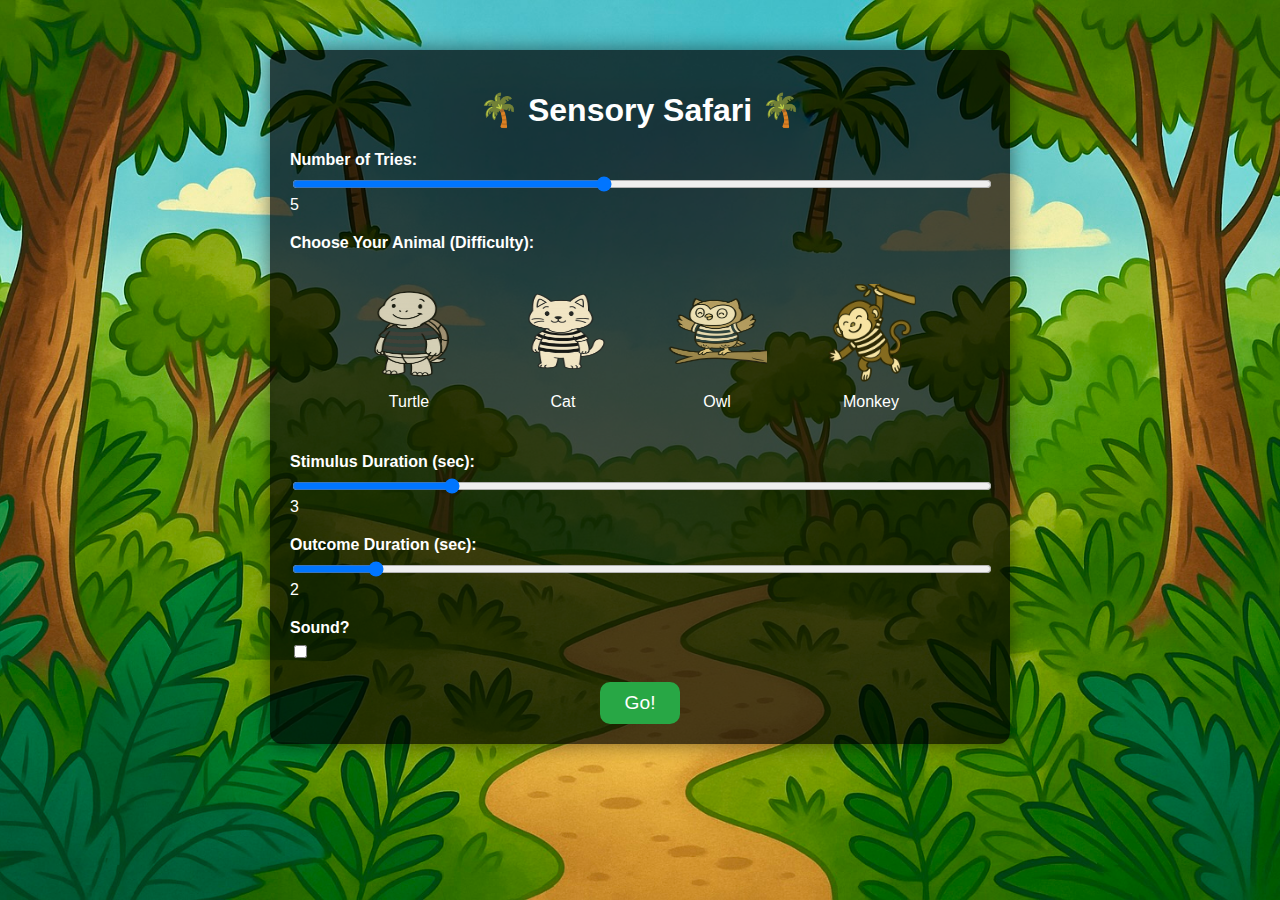
<file: Perceptual Test Version 1/index.html>
<!DOCTYPE html>
<html lang="en">
<head>
  <meta charset="UTF-8" />
  <meta name="viewport" content="width=device-width, initial-scale=1.0"/>
  <title>Sensory Safari</title>
  <style>
    body {
      margin: 0;
      font-family: 'Comic Sans MS', cursive, sans-serif;
      background: url('Images/Background.jpeg') no-repeat center center fixed;
      background-size: cover;
      color: #fff;
    }
    .container {
      background-color: rgba(0, 0, 0, 0.7);
      max-width: 700px;
      margin: 50px auto;
      padding: 20px;
      border-radius: 12px;
      box-shadow: 0 0 20px rgba(0,0,0,0.5);
    }
    h1 {
      text-align: center;
      font-size: 2em;
      color: #fff;
    }
    .form-group {
      margin-bottom: 20px;
    }
    label {
      display: block;
      margin-bottom: 5px;
      font-weight: bold;
    }
    input[type=range] {
      width: 100%;
    }
    .animal-options {
      display: flex;
      justify-content: center;
      overflow-x: auto;
      gap: 20px;
      scroll-snap-type: x mandatory;
      padding: 10px 0;
    }
    .animal-option {
      flex: 0 0 auto;
      text-align: center;
      scroll-snap-align: center;
      cursor: pointer;
      transition: transform 0.3s;
      border: 2px solid transparent;
      border-radius: 8px;
      background: transparent;
      padding: 10px;
      color: white;
    }
    .animal-option img {
      width: 100px;
      height: 100px;
      border-radius: 10px;
      padding: 5px;
    }
    .animal-option.selected {
      border-color: gold;
      transform: scale(1.1);
    }
    button {
      display: block;
      margin: 20px auto 0;
      background-color: #28a745;
      color: white;
      padding: 10px 25px;
      font-size: 1.2em;
      border: none;
      border-radius: 10px;
      cursor: pointer;
      transition: transform 0.2s;
    }
    button:hover {
      transform: scale(1.1);
    }
    #countdown, #test, #gameOver {
      display: none;
      text-align: center;
      margin-top: 30px;
    }
    #wave-container {
      position: relative;
      height: 300px;
      border: 2px solid #fff;
      margin: 20px;
      overflow: hidden;
    }
    @keyframes moveRight {
      from { left: -150px; }
      to { left: 100%; }
    }
    @keyframes moveLeft {
      from { left: 100%; }
      to { left: -150px; }
    }
    @keyframes easyMove {
      0% { left: -100px; top: 50%; }
      100% { left: 100%; top: 50%; }
    }
    @keyframes mediumMove {
      0% { left: -100px; top: 100%; }
      100% { left: 100%; top: -50px; }
    }
    @keyframes hardMove {
      0% { left: -100px; top: -100px; }
      100% { left: 100%; top: 100%; }
    }
    @keyframes veryHardMove {
      0% { left: -100px; top: -100px; }
      100% { left: 100%; top: 100%; }
    }
    .animal-row {
      position: relative;
      height: 300px;
      overflow: hidden;
    }
    .moving-animal {
      position: absolute;
      width: 100px;
      height: auto;
      top: 50%;
      transform: translateY(-50%);
    }
    @keyframes easyMoveMultiple {
      0% { left: -120px; }
      100% { left: 100%; }
    }
    @keyframes mediumMoveMultiple {
      0% { left: -120px; top: 100%; }
      100% { left: 100%; top: -50px; }
    }
    @keyframes hardMoveMultiple {
      0% { left: -120px; top: -120px; }
      100% { left: 100%; top: 100%; }
    }
    @keyframes veryHardMoveMultiple {
      0% { left: -120px; top: -120px; }
      100% { left: 100%; top: 100%; }
    }
    @keyframes easyMoveMultipleReverse {
      0% { left: 100%; }
      100% { left: -120px; }
    }
    @keyframes mediumMoveMultipleReverse {
      0% { left: 100%; top: -50px; }
      100% { left: -120px; top: 100%; }
    }
    @keyframes hardMoveMultipleReverse {
      0% { left: 100%; top: 100%; }
      100% { left: -120px; top: -120px; }
    }
    @keyframes veryHardMoveMultipleReverse {
      0% { left: 100%; top: 100%; }
      100% { left: -120px; top: -120px; }
    }

    .animal-option:hover {
      transform: scale(1.1);
      box-shadow: 0 0 15px rgba(255, 255, 255, 0.5);
    }
  </style>
</head>
<body>
  <div class="container" id="home">
    <h1>🌴 Sensory Safari 🌴</h1>
    <div class="form-group">
      <label for="numTries">Number of Tries:</label>
      <input type="range" id="numTries" min="1" max="10" value="5" />
      <span id="numTriesValue">5</span>
    </div>
    <div class="form-group">
      <label>Choose Your Animal (Difficulty):</label>
      <div class="animal-options" id="animalList">
        <div class="animal-option" data-difficulty="easy">
          <img src="Images/Turtle/turtle.jpeg" alt="Turtle" id="turtleImg" onmouseover="this.src='Images/Turtle/turtle_celebrate.jpeg'" onmouseout="this.src='Images/Turtle/turtle.jpeg'" />
          <div>Turtle</div>
        </div>
        <div class="animal-option" data-difficulty="medium">
          <img src="Images/Cat/cat.jpeg" alt="Cat" id="catImg" onmouseover="this.src='Images/Cat/cat_jumping.jpeg'" onmouseout="this.src='Images/Cat/cat.jpeg'" />
          <div>Cat</div>
        </div>
        <div class="animal-option" data-difficulty="hard">
          <img 
            src="Images/Owl/owl_on_branch.jpeg" 
            alt="Owl" 
            id="owlImg" 
            onmouseover="this.src='Images/Owl/owl_off_branch.jpeg'" 
            onmouseout="this.src='Images/Owl/owl_on_branch.jpeg'" 
          />
          <div>Owl</div>
        </div>
        <div class="animal-option" data-difficulty="adaptive">
          <img 
            src="Images/Monkey/monkey_before_swing.jpeg" 
            alt="Monkey" 
            id="monkeyImg" 
            onmouseover="this.src='Images/Monkey/monkey_after_swing.jpeg'" 
            onmouseout="this.src='Images/Monkey/monkey_before_swing.jpeg'" 
          />
          <div>Monkey</div>
        </div>
      </div>
    </div>
    <div class="form-group">
      <label for="stimDuration">Stimulus Duration (sec):</label>
      <input type="range" id="stimDuration" min="1" max="10" value="3" />
      <span id="stimDurationValue">3</span>
    </div>
    <div class="form-group">
      <label for="outcomeDuration">Outcome Duration (sec):</label>
      <input type="range" id="outcomeDuration" min="1" max="10" value="2" />
      <span id="outcomeDurationValue">2</span>
    </div>
    <div class="form-group">
      <label>Sound?</label>
      <input type="checkbox" id="soundToggle" />
    </div>
    <button onclick="startGame()">Go!</button>
  </div>

  <div id="countdown">
    <h2>Get Ready...</h2>
    <p id="countdownTimer">3</p>
  </div>

  <div id="test">
    <h2>Task <span id="taskNum">1</span></h2>
    <div id="wave-container" class="animal-row"></div>
    <div id="buttons" style="display: flex; justify-content: center; gap: 20px; margin: 20px 0;">
      <button onclick="handleResponse('P')">P</button>
      <button onclick="handleResponse('Q')">Q</button>
    </div>
    <p id="score">Score: 0</p>
  </div>

  <div id="gameOver">
    <h2>All Done!</h2>
    <p id="finalScore"></p>
    <button onclick="location.reload()">Restart</button>
  </div>

  <script>
    let selections = {};
    let selectedDifficulty = null;
    let tries = 5, score = 0, currentTry = 0;

    // Link sliders to values
    ['numTries', 'stimDuration', 'outcomeDuration'].forEach(id => {
      const input = document.getElementById(id);
      const span = document.getElementById(id + 'Value');
      input.addEventListener('input', () => span.textContent = input.value);
    });

    document.querySelectorAll('.animal-option').forEach(el => {
      el.addEventListener('click', () => {
        document.querySelectorAll('.animal-option').forEach(opt => opt.classList.remove('selected'));
        el.classList.add('selected');
        selectedDifficulty = el.getAttribute('data-difficulty');
      });
    });

    function startGame() {
      if (!selectedDifficulty) {
        alert("Please select an animal difficulty.");
        return;
      }
      selections = {
        numTries: +document.getElementById('numTries').value,
        stimDuration: +document.getElementById('stimDuration').value,
        outcomeDuration: +document.getElementById('outcomeDuration').value,
        soundOn: document.getElementById('soundToggle').checked,
        difficulty: selectedDifficulty
      };
      tries = selections.numTries;
      document.getElementById('home').style.display = 'none';
      document.getElementById('countdown').style.display = 'block';
      startCountdown();
    }

    function startCountdown() {
      let count = 3;
      const el = document.getElementById('countdownTimer');
      const interval = setInterval(() => {
        el.textContent = count--;
        if (count < 0) {
          clearInterval(interval);
          document.getElementById('countdown').style.display = 'none';
          document.getElementById('test').style.display = 'block';
          runTask();
        }
      }, 1000);
    }

    function runTask() {
      if (currentTry >= tries) {
        document.getElementById('test').style.display = 'none';
        document.getElementById('gameOver').style.display = 'block';
        document.getElementById('finalScore').textContent = `Score: ${score} / ${tries}`;
        return;
      }

      document.getElementById('taskNum').textContent = currentTry + 1;

      const waveContainer = document.getElementById('wave-container');
      waveContainer.innerHTML = ''; // clear previous animals
      const difficulty = selections.difficulty;
      const direction = Math.random() > 0.5 ? 'Forward' : 'Backward';
      const animClass = {
        easy: direction === 'Forward' ? 'easyMoveMultiple' : 'easyMoveMultipleReverse',
        medium: direction === 'Forward' ? 'mediumMoveMultiple' : 'mediumMoveMultipleReverse',
        hard: direction === 'Forward' ? 'hardMoveMultiple' : 'hardMoveMultipleReverse',
        adaptive: direction === 'Forward' ? 'veryHardMoveMultiple' : 'veryHardMoveMultipleReverse'
      }[difficulty];

      for (let i = 0; i < 5; i++) {
        const img = document.createElement('img');
        img.src = document.querySelector('.animal-option.selected img').src;
        img.className = 'moving-animal';
        img.style.animation = `${animClass} ${2 + i * 0.3}s linear ${i * 0.5}s forwards`;
        img.style.zIndex = 5 - i; // Ensure layering flows naturally
        waveContainer.appendChild(img);
      }

      window.correctAnswer = direction === 'Forward' ? 'P' : 'Q';
      currentTry++;
    }

    function handleResponse(key) {
      if (key.toUpperCase() === window.correctAnswer.toUpperCase()) {
        score++;
      }
      document.getElementById('score').textContent = `Score: ${score}`;
      runTask();
    }
  </script>
</body>
</html>
</file>
